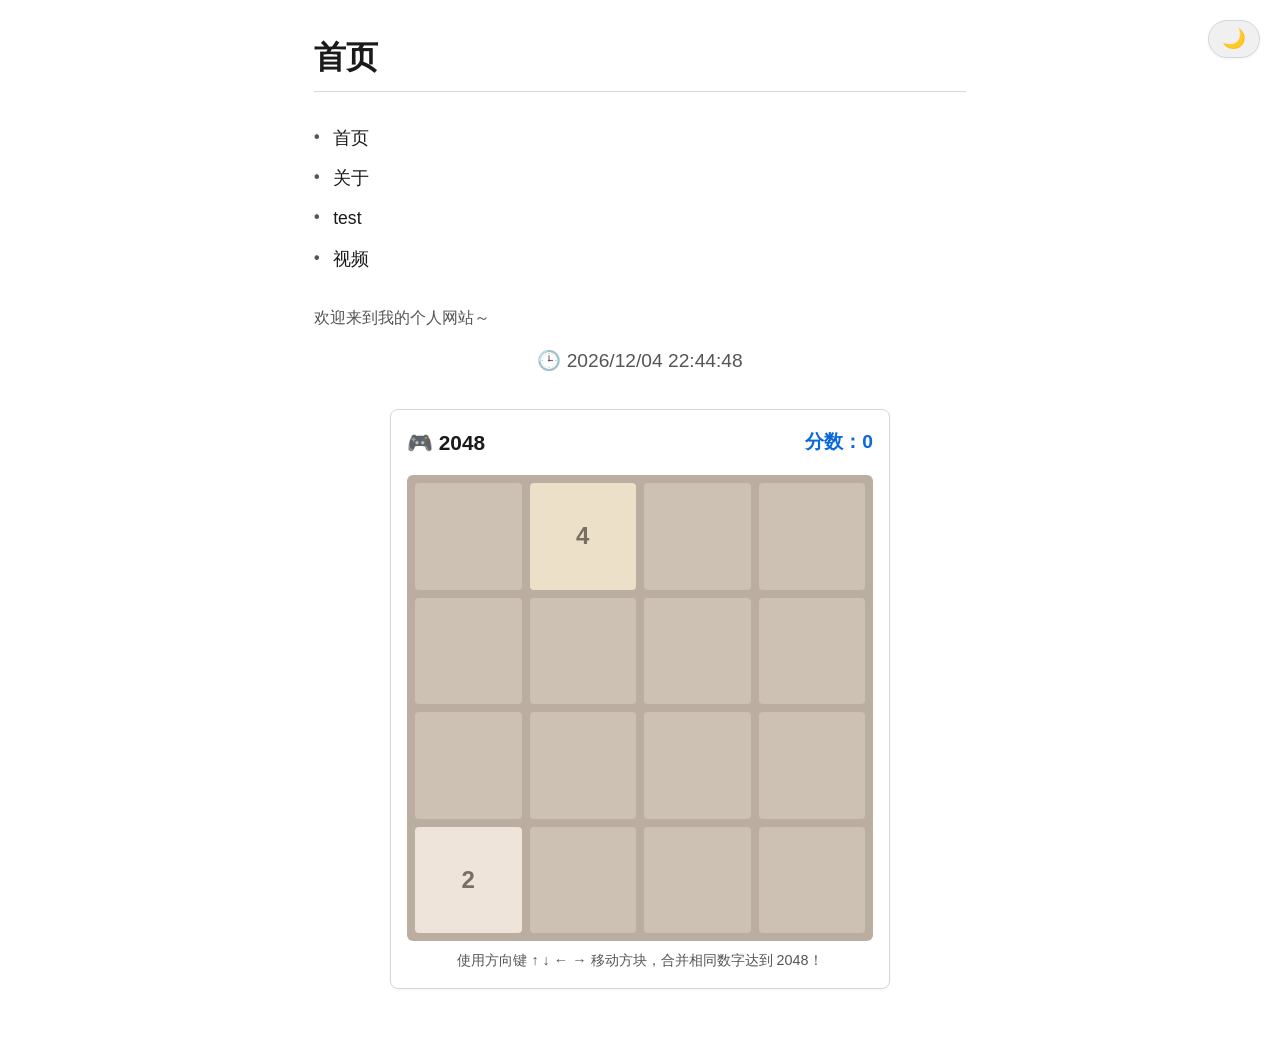
<file: index.html>
<!DOCTYPE html>
<html lang="zh-CN">
<head>
  <meta charset="UTF-8">
  <title>我的网站</title>
  <link rel="stylesheet" href="./style.css">
  <style>
    /* ===== 日期时间样式 ===== */
    #datetime {
      text-align: center;
      font-size: 1.2rem;
      margin: 1rem 0;
      color: var(--text-secondary);
    }

    /* ===== 2048 游戏容器样式 ===== */
    .game-container {
      margin: 2rem auto;
      max-width: 500px;
      padding: 1rem;
      background: var(--card-bg);
      border: 1px solid var(--border-color);
      border-radius: 8px;
      box-shadow: var(--shadow);
    }
    .game-header {
      display: flex;
      justify-content: space-between;
      align-items: center;
      margin-bottom: 1rem;
    }
    .game-header h2 {
      margin: 0;
      font-size: 1.3rem;
      color: var(--text-color);
    }
    .game-score {
      font-size: 1.2rem;
      font-weight: bold;
      color: var(--link-color);
    }
    .game-board {
      display: grid;
      grid-template-columns: repeat(4, 1fr);
      gap: 8px;
      background: #bbada0;
      padding: 8px;
      border-radius: 6px;
      margin-bottom: 0.5rem;
    }
    .game-board div {
      aspect-ratio: 1 / 1;
      display: flex;
      align-items: center;
      justify-content: center;
      font-size: 1.5rem;
      font-weight: bold;
      border-radius: 4px;
      background: #cdc1b4;
      color: #776e65;
      transition: all 0.15s ease;
    }
    /* 不同数字的底色（保持与经典2048一致） */
    .game-board div[data-value="2"]    { background: #eee4da; }
    .game-board div[data-value="4"]    { background: #ede0c8; }
    .game-board div[data-value="8"]    { background: #f2b179; color: #f9f6f2; }
    .game-board div[data-value="16"]   { background: #f59563; color: #f9f6f2; }
    .game-board div[data-value="32"]   { background: #f67c5f; color: #f9f6f2; }
    .game-board div[data-value="64"]   { background: #f65e3b; color: #f9f6f2; }
    .game-board div[data-value="128"]  { background: #edcf72; color: #f9f6f2; font-size: 1.3rem; }
    .game-board div[data-value="256"]  { background: #edcc61; color: #f9f6f2; font-size: 1.3rem; }
    .game-board div[data-value="512"]  { background: #edc850; color: #f9f6f2; font-size: 1.3rem; }
    .game-board div[data-value="1024"] { background: #edc53f; color: #f9f6f2; font-size: 1.1rem; }
    .game-board div[data-value="2048"] { background: #edc22e; color: #f9f6f2; font-size: 1.1rem; }
    .game-board div[data-value="4096"] { background: #3c3a32; color: #f9f6f2; font-size: 1rem; }
    .game-info {
      text-align: center;
      font-size: 0.9rem;
      color: var(--text-secondary);
      margin-top: 0.5rem;
    }
    /* 暗黑模式下的游戏容器调整 */
    body.dark .game-container {
      background: var(--card-bg);
      border-color: var(--border-color);
    }
    body.dark .game-board {
      background: #5a4f46;
    }
    body.dark .game-board div {
      background: #6e645a;
      color: #ddd;
    }
  </style>
</head>
<body>
  <h1>首页</h1>

  <ul class="home-list">
    <li><a href="./">首页</a></li>
    <li><a href="./about.html">关于</a></li>
    <li><a href="./projects/project-test.html">test</a></li>
    <li><a href="./projects/project-b.html">视频</a></li>   
  </ul>

  <p>欢迎来到我的个人网站～</p>


  <div id="datetime"></div>


  <div class="game-container">
    <div class="game-header">
      <h2>🎮 2048</h2>
      <span class="game-score">分数：<span id="score">0</span></span>
    </div>
    <div class="game-board" id="board"></div>
    <div class="game-info">使用方向键 ↑ ↓ ← → 移动方块，合并相同数字达到 2048！</div>
  </div>

  <button id="theme-toggle" class="theme-toggle">🌙</button>
  <script src="./script.js"></script>

  <script>
    // ===== 1. 实时日期时间 =====
    function updateDateTime() {
      const now = new Date();
      const str = now.toLocaleString('zh-CN', { 
        year: 'numeric', month: '2-digit', day: '2-digit',
        hour: '2-digit', minute: '2-digit', second: '2-digit',
        hour12: false 
      });
      document.getElementById('datetime').textContent = '🕒 ' + str;
    }
    updateDateTime();
    setInterval(updateDateTime, 1000);

    // ===== 2. 2048 游戏逻辑 =====
    (function() {
      const boardEl = document.getElementById('board');
      const scoreEl = document.getElementById('score');
      let board = [];
      let score = 0;

      // 初始化
      function init() {
        board = Array(4).fill().map(() => Array(4).fill(0));
        score = 0;
        addRandomTile();
        addRandomTile();
        render();
      }

      // 添加随机方块
      function addRandomTile() {
        const empty = [];
        for (let r = 0; r < 4; r++) {
          for (let c = 0; c < 4; c++) {
            if (board[r][c] === 0) empty.push([r, c]);
          }
        }
        if (empty.length === 0) return;
        const [r, c] = empty[Math.floor(Math.random() * empty.length)];
        board[r][c] = Math.random() < 0.9 ? 2 : 4;
      }

      // 渲染
      function render() {
        boardEl.innerHTML = '';
        for (let r = 0; r < 4; r++) {
          for (let c = 0; c < 4; c++) {
            const cell = document.createElement('div');
            const val = board[r][c];
            cell.textContent = val || '';
            if (val) cell.setAttribute('data-value', val);
            boardEl.appendChild(cell);
          }
        }
        scoreEl.textContent = score;
      }

      // 移动并合并
      function move(direction) {
        let moved = false;
        const oldBoard = board.map(row => [...row]);

        // 方向处理
        if (direction === 'left') {
          for (let r = 0; r < 4; r++) {
            let row = board[r].filter(v => v);
            for (let i = 0; i < row.length - 1; i++) {
              if (row[i] === row[i+1]) {
                row[i] *= 2;
                score += row[i];
                row.splice(i+1, 1);
                row.push(0);
              }
            }
            while (row.length < 4) row.push(0);
            board[r] = row;
          }
        } else if (direction === 'right') {
          for (let r = 0; r < 4; r++) {
            let row = board[r].filter(v => v);
            for (let i = row.length - 1; i > 0; i--) {
              if (row[i] === row[i-1]) {
                row[i] *= 2;
                score += row[i];
                row.splice(i-1, 1);
                row.unshift(0);
                i--;
              }
            }
            while (row.length < 4) row.unshift(0);
            board[r] = row;
          }
        } else if (direction === 'up') {
          for (let c = 0; c < 4; c++) {
            let col = [];
            for (let r = 0; r < 4; r++) col.push(board[r][c]);
            col = col.filter(v => v);
            for (let i = 0; i < col.length - 1; i++) {
              if (col[i] === col[i+1]) {
                col[i] *= 2;
                score += col[i];
                col.splice(i+1, 1);
                col.push(0);
              }
            }
            while (col.length < 4) col.push(0);
            for (let r = 0; r < 4; r++) board[r][c] = col[r];
          }
        } else if (direction === 'down') {
          for (let c = 0; c < 4; c++) {
            let col = [];
            for (let r = 0; r < 4; r++) col.push(board[r][c]);
            col = col.filter(v => v);
            for (let i = col.length - 1; i > 0; i--) {
              if (col[i] === col[i-1]) {
                col[i] *= 2;
                score += col[i];
                col.splice(i-1, 1);
                col.unshift(0);
                i--;
              }
            }
            while (col.length < 4) col.unshift(0);
            for (let r = 0; r < 4; r++) board[r][c] = col[r];
          }
        }

        // 检查是否有变化
        for (let r = 0; r < 4; r++) {
          for (let c = 0; c < 4; c++) {
            if (board[r][c] !== oldBoard[r][c]) moved = true;
          }
        }

        if (moved) {
          addRandomTile();
          render();
          if (checkGameOver()) {
            alert('游戏结束！你的分数：' + score);
            init();
          }
        }
      }

      function checkGameOver() {
        for (let r = 0; r < 4; r++) {
          for (let c = 0; c < 4; c++) {
            if (board[r][c] === 0) return false;
            if (c < 3 && board[r][c] === board[r][c+1]) return false;
            if (r < 3 && board[r][c] === board[r+1][c]) return false;
          }
        }
        return true;
      }

      // 键盘
      window.addEventListener('keydown', function(e) {
        if (e.key.startsWith('Arrow')) {
          e.preventDefault();
          const map = {
            'ArrowUp': 'up',
            'ArrowDown': 'down',
            'ArrowLeft': 'left',
            'ArrowRight': 'right'
          };
          move(map[e.key]);
        }
      });

      // 支持触摸滑动！
      let touchStartX = 0, touchStartY = 0;
      boardEl.addEventListener('touchstart', function(e) {
        touchStartX = e.touches[0].clientX;
        touchStartY = e.touches[0].clientY;
      });
      boardEl.addEventListener('touchend', function(e) {
        const dx = e.changedTouches[0].clientX - touchStartX;
        const dy = e.changedTouches[0].clientY - touchStartY;
        if (Math.abs(dx) > Math.abs(dy) && Math.abs(dx) > 30) {
          move(dx > 0 ? 'right' : 'left');
        } else if (Math.abs(dy) > 30) {
          move(dy > 0 ? 'down' : 'up');
        }
      });

      // 启动游戏！
      init();
    })();
  </script>
</body>
</html>
</file>
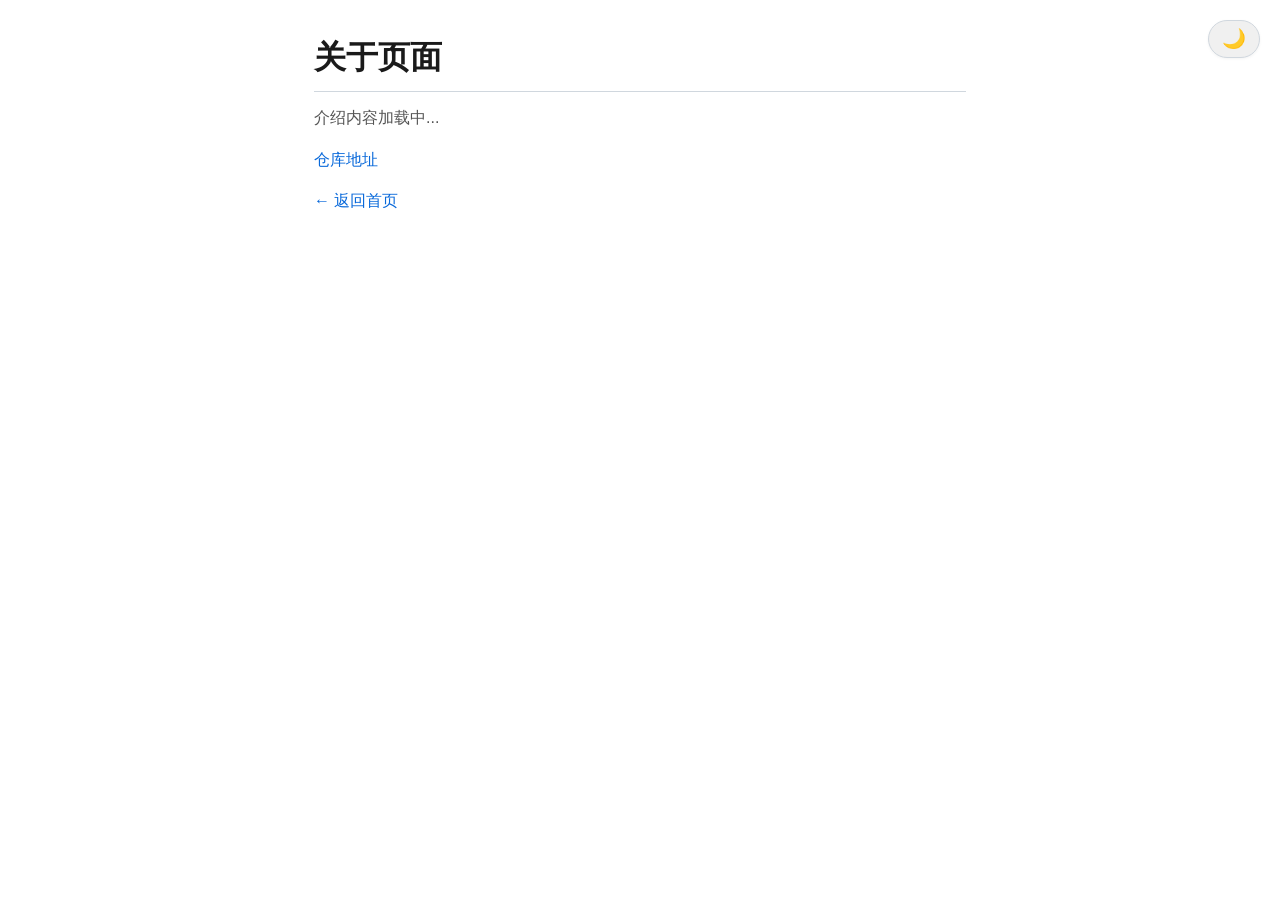
<file: about.html>
<!DOCTYPE html>
<html lang="zh-CN">
<head>
  <meta charset="UTF-8">
  <title>关于我</title>
  <link rel="stylesheet" href="./style.css">
</head>
<body>
  <h1>关于页面</h1>
  <p>介绍内容加载中...</p>
  <p><a href="https://github.com/LM-shenghao/test">仓库地址</a></p>
  <a href="./">← 返回首页</a>
  <button id="theme-toggle" class="theme-toggle">🌙</button>
  <script src="./script.js"></script>
</body>
</html>
</file>
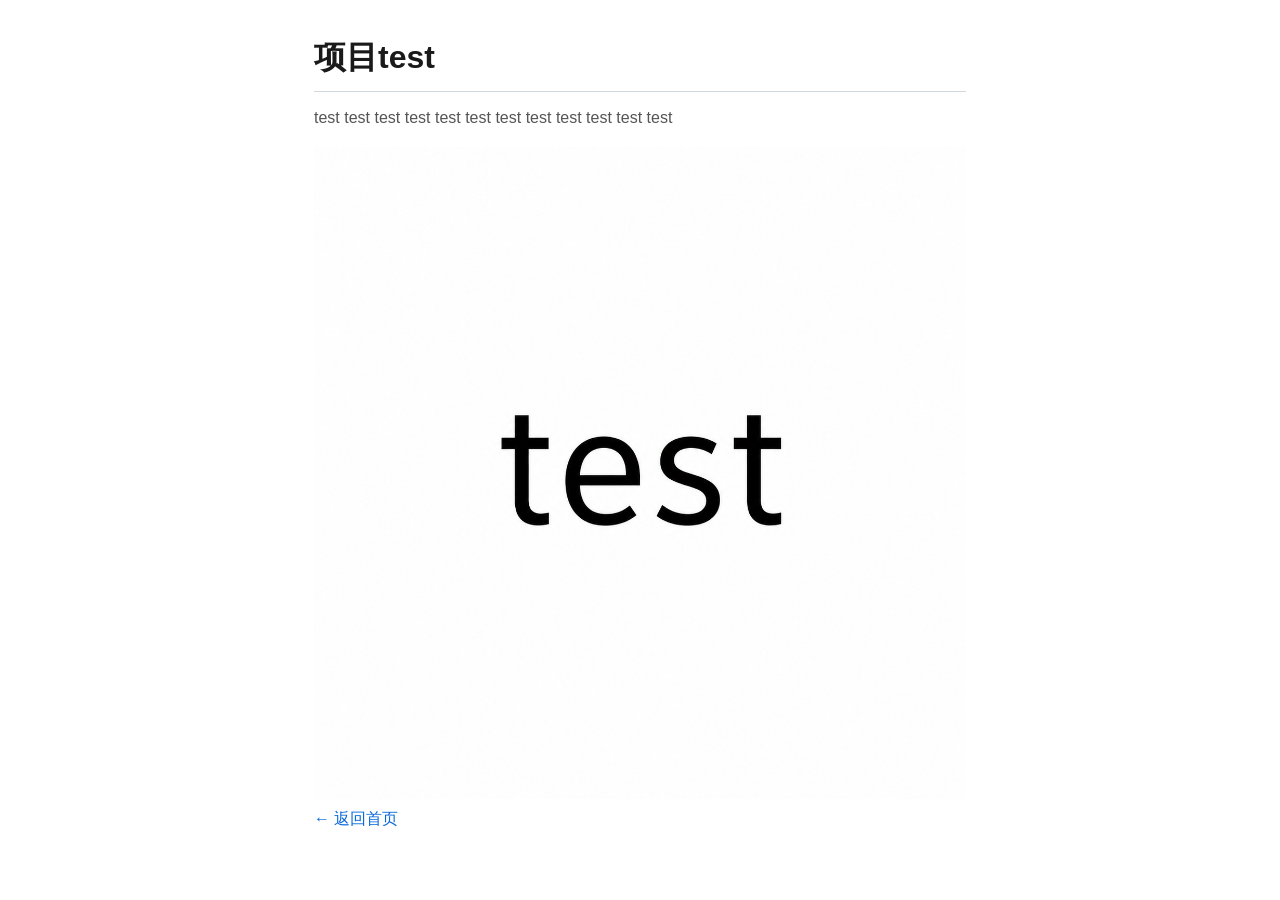
<file: projects/project-a.html>
<!DOCTYPE html>
<html lang="zh-CN">
<head>
  <meta charset="UTF-8">
  <title>项目test</title>
  <link rel="stylesheet" href="../style.css">
</head>
<body>
  <h1>项目test</h1>
  <p>test test test test test test test test test test test test </p>
  <img src="../images/test-Image.png" alt="测试图片" style="max-width: 100%;">
  </audio>
  <a href="../">← 返回首页</a>
</body>
</html>
</file>
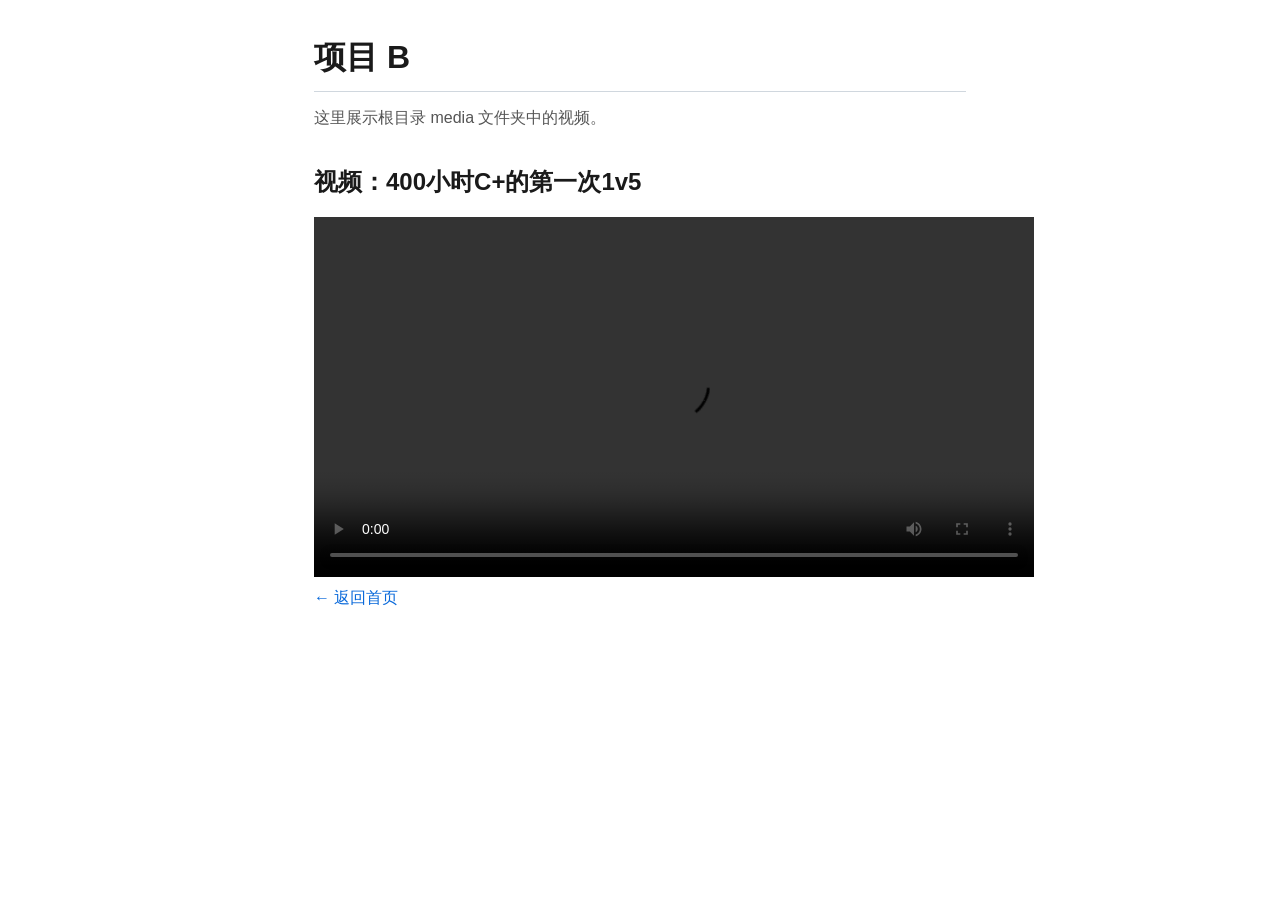
<file: projects/project-b.html>
<!DOCTYPE html>
<html lang="zh-CN">
<head>
  <meta charset="UTF-8">
  <title>项目 B</title>
  <link rel="stylesheet" href="../style.css">
</head>
<body>
  <h1>项目 B</h1>
  <p>这里展示根目录 media 文件夹中的视频。</p>

  <!-- 🎬 播放视频：400小时C+的第一次1v5 -->
  <h2>视频：400小时C+的第一次1v5</h2>
  <video width="720" controls playsinline>
    <source src="https://media.githubusercontent.com/media/LM-shenghao/test/main/media/400%E5%B0%8F%E6%97%B6C%2B%E7%9A%84%E7%AC%AC%E4%B8%80%E6%AC%A11v5.mp4" type="video/mp4">
    你的浏览器不支持视频播放。
  </video>

  <!-- 如果还有另一个视频“牢大.mp4”，也可以同样添加 -->
  <!--
  <h2>视频：牢大</h2>
  <video width="720" controls playsinline>
    <source src="https://media.githubusercontent.com/media/LM-shenghao/test/main/media/%E7%89%A2%E5%A4%A7.mp4" type="video/mp4">
  </video>
  -->

  <a href="../">← 返回首页</a>
</body>
</html>
</file>
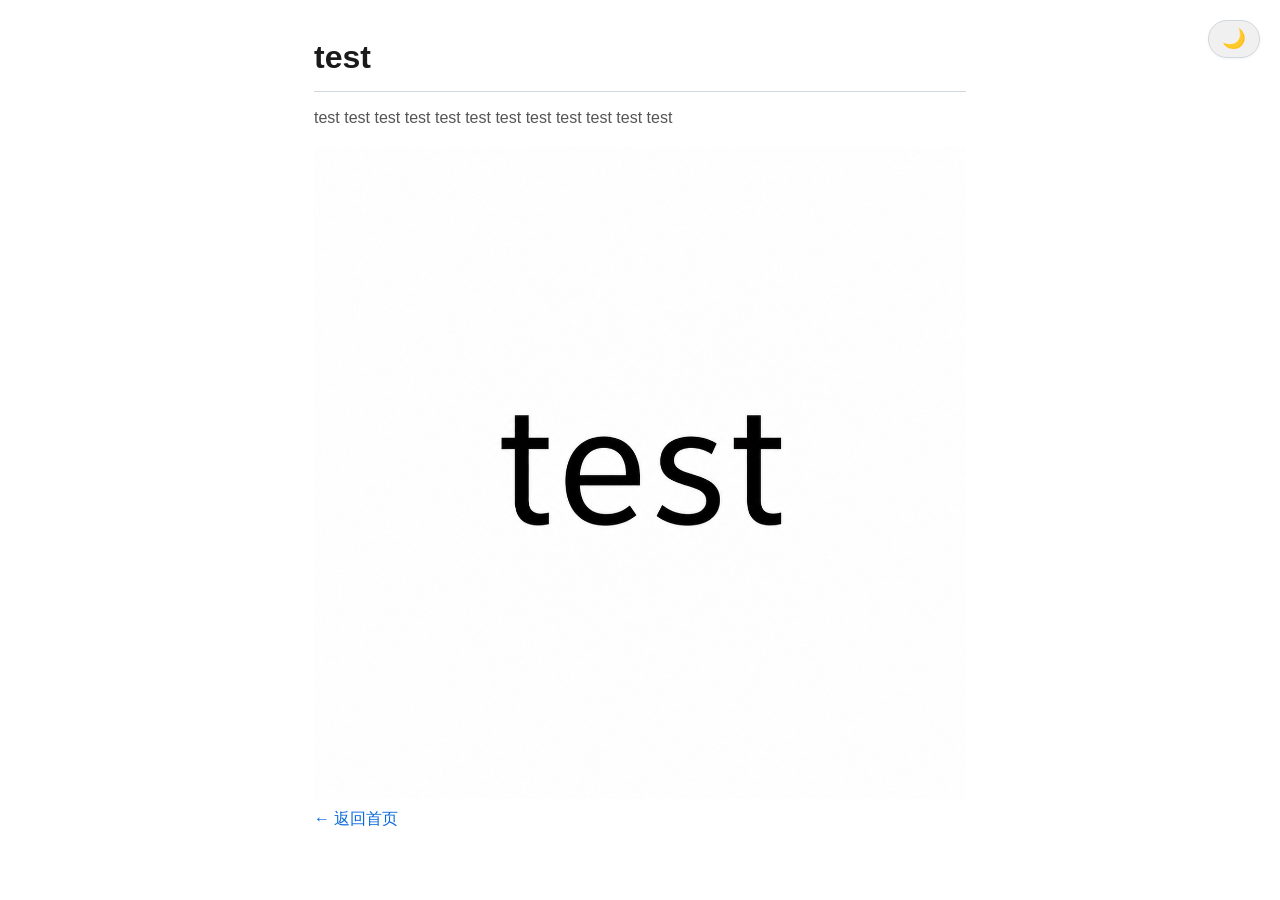
<file: projects/project-test.html>
<!DOCTYPE html>
<html lang="zh-CN">
<head>
  <meta charset="UTF-8">
  <title>test</title>
  <link rel="stylesheet" href="../style.css">
</head>
<body>
  <h1>test</h1>
  <p>test test test test test test test test test test test test </p>
  <img src="../images/test-Image.png" alt="测试图片" style="max-width: 100%;">
  
  <a href="../">← 返回首页</a>
  <button id="theme-toggle" class="theme-toggle">🌙</button>
  <script src="../script.js"></script>
</body>
</html>
</file>
<file: style.css>
/* ==================== CSS 变量 (颜色主题) ==================== */
:root {
  --bg-color: #ffffff;
  --text-color: #1a1a1a;
  --text-secondary: #555555;
  --link-color: #0969da;
  --border-color: #d0d7de;
  --btn-bg: #f0f0f0;
  --btn-hover-bg: #e0e0e0;
  --footer-color: #888888;
  --shadow: 0 1px 3px rgba(0,0,0,0.05);
  --transition: 0.2s ease;
}

/* 暗黑模式 */
body.dark {
  --bg-color: #0d1117;
  --text-color: #c9d1d9;
  --text-secondary: #8b949e;
  --link-color: #58a6ff;
  --border-color: #30363d;
  --btn-bg: #21262d;
  --btn-hover-bg: #30363d;
  --footer-color: #6e7681;
  --shadow: 0 1px 3px rgba(0,0,0,0.2);
}

/* 自动跟随系统 */
@media (prefers-color-scheme: dark) {
  body:not(.light-mode-override) {
    --bg-color: #0d1117;
    --text-color: #c9d1d9;
    --text-secondary: #8b949e;
    --link-color: #58a6ff;
    --border-color: #30363d;
    --btn-bg: #21262d;
    --btn-hover-bg: #30363d;
    --footer-color: #6e7681;
    --shadow: 0 1px 3px rgba(0,0,0,0.2);
  }
}

/* ==================== 基础重置 ==================== */
*, *::before, *::after {
  box-sizing: border-box;
  margin: 0;
  padding: 0;
}

body {
  font-family: -apple-system, BlinkMacSystemFont, "Segoe UI", Helvetica, Arial, sans-serif;
  background-color: var(--bg-color);
  color: var(--text-color);
  line-height: 1.6;
  transition: background-color var(--transition), color var(--transition);
  min-height: 100vh;
  padding: 2rem 1.5rem;
  max-width: 700px;
  margin: 0 auto;
}

/* ==================== 排版 ==================== */
h1 {
  font-size: 2rem;
  font-weight: 600;
  margin-bottom: 0.8rem;
  padding-bottom: 0.5rem;
  border-bottom: 1px solid var(--border-color);
}
h2 {
  font-size: 1.5rem;
  font-weight: 600;
  margin: 2rem 0 1rem;
}
p {
  margin-bottom: 1rem;
  color: var(--text-secondary);
}
a {
  color: var(--link-color);
  text-decoration: none;
}
a:hover {
  text-decoration: underline;
}

/* ==================== 导航 ==================== */
nav ul {
  list-style: none;
  display: flex;
  gap: 2rem;
  padding: 0;
  margin: 1.5rem 0;
  flex-wrap: wrap;
}
nav a {
  font-size: 1.05rem;
  font-weight: 500;
  color: var(--text-secondary);
}
nav a:hover {
  color: var(--text-color);
}

/* ==================== 页脚 ==================== */
footer {
  margin-top: 3rem;
  padding-top: 1.5rem;
  border-top: 1px solid var(--border-color);
  text-align: center;
  font-size: 0.85rem;
  color: var(--footer-color);
}

/* ==================== 主题切换按钮 ==================== */
.theme-toggle {
  position: fixed;
  top: 20px;
  right: 20px;
  z-index: 100;
  background: var(--btn-bg);
  border: 1px solid var(--border-color);
  font-size: 1.2rem;
  cursor: pointer;
  padding: 0.4rem 0.8rem;
  border-radius: 20px;
  color: var(--text-color);
  transition: background var(--transition);
  box-shadow: var(--shadow);
}
.theme-toggle:hover {
  background: var(--btn-hover-bg);
}
/* ==================== 首页列表 ==================== */
.home-list {
  list-style: none;
  padding: 0;
  margin: 2rem 0;
}

.home-list li {
  margin-bottom: 0.75rem;
  position: relative;
  padding-left: 1.2em;
}

/* 小圆点装饰 */
.home-list li::before {
  content: "•";
  position: absolute;
  left: 0;
  top: 0;
  color: var(--text-secondary);
  font-weight: bold;
}

.home-list a {
  font-size: 1.1rem;
  font-weight: 500;
  color: var(--text-color);
  text-decoration: none;
  transition: color 0.2s;
}

.home-list a:hover {
  color: var(--link-color);
  text-decoration: underline;
}
</file>
